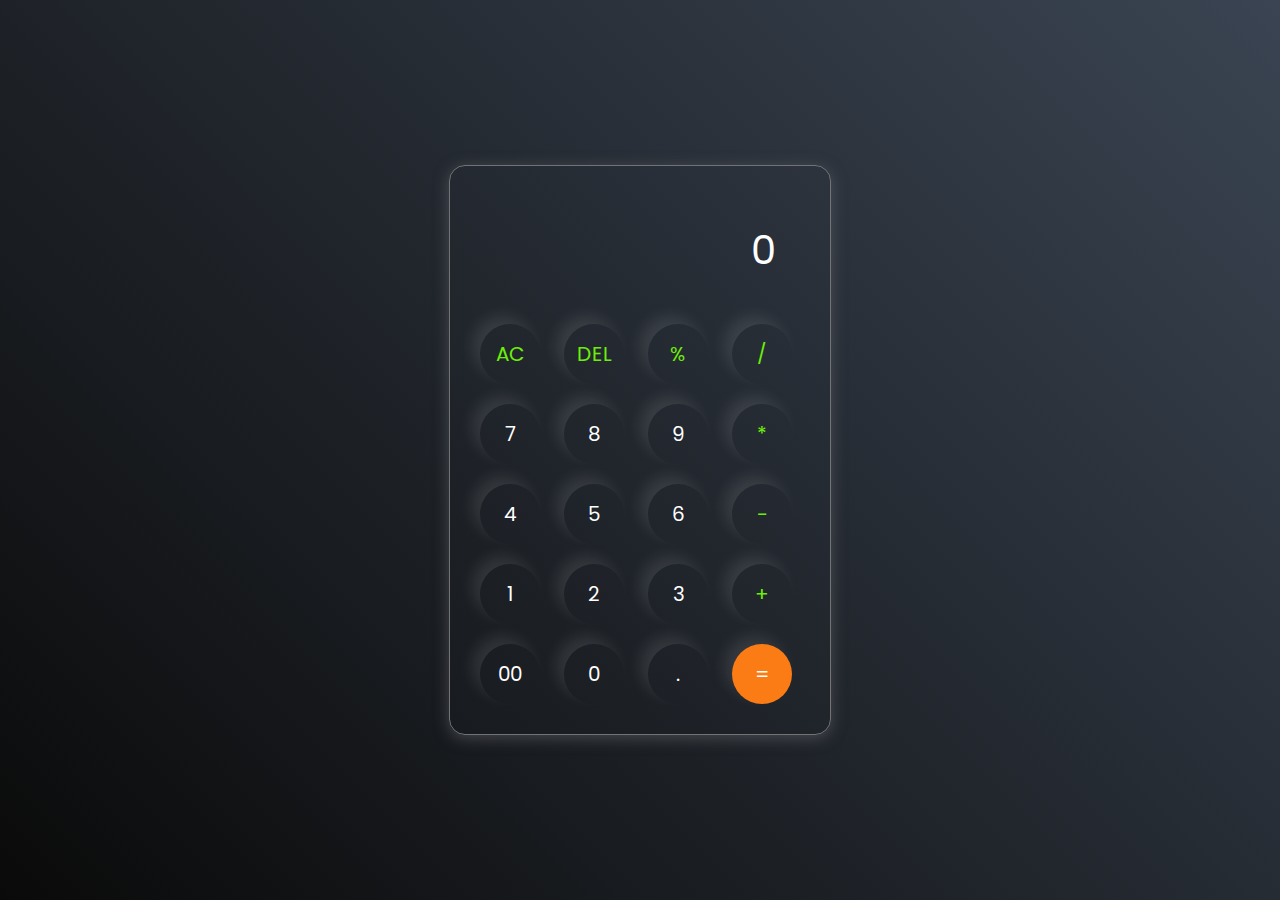
<file: Calculator/index.html>
<!DOCTYPE html>
<html lang="en">
<head>
    <meta charset="UTF-8">
    <meta name="viewport" content="width=device-width, initial-scale=1.0">
    <link rel="stylesheet" href="style.css">
    <title>calculator</title>
</head>
<body>
    <div class="calculator">
        <input type="text" placeholder = "0" id="inputBox">
        <div>
            <button class="operator">AC</button>
            <button class="operator">DEL</button>
            <button class="operator">%</button>
            <button class="operator">/</button>
        </div>
        <div>
            <button>7</button>
            <button>8</button>
            <button>9</button>
            <button class="operator">*</button>
        </div>
        <div>
            <button>4</button>
            <button>5</button>
            <button>6</button>
            <button class="operator">-</button>
        </div>
        <div>
            <button>1</button>
            <button>2</button>
            <button>3</button>
            <button class="operator">+</button>
        </div>
        <div>
            <button>00</button>
            <button>0</button>
            <button>.</button>
            <button class = "equalBtn">=</button>
        </div>
    </div>
    <script src="script.js"></script>

</body>
</html>
</file>
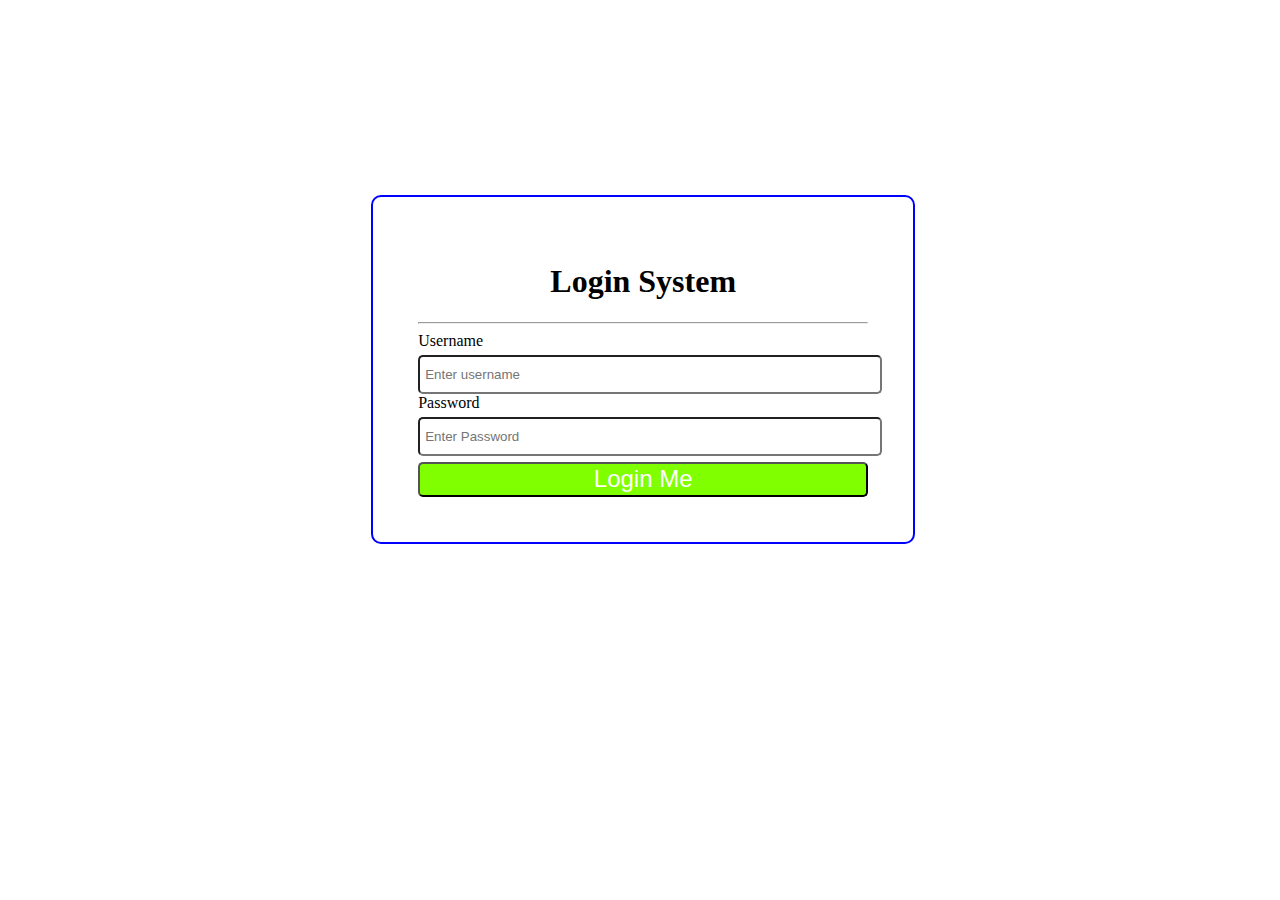
<file: Login Authentication/index.html>
<!DOCTYPE html>
<html lang="en">
<head>
    <meta charset="UTF-8">
    <meta name="viewport" content="width=device-width, initial-scale=1.0">
    <title>Login System</title>
</head>
<style>
    .card{
        margin-top: 60px;
        border: 2px solid blue;
        width: 450px;
        padding: 45px;
        position: absolute;
        top: 15%;
        left: 29%;
        border-radius: 10px;
    }

    .box{
        width: 100%;
        height: 25px;
        border-radius: 5px;
        margin-top: 5px;
        padding: 5px;
    }

    .btn{
        width: 100%;
        height: 35px;
        font-size: 24px;
        background-color: chartreuse;
        color: white;
        margin-top: 6px;
        border-radius: 5px;
    }

    h1{
        text-align: center;
    }
</style>
<body>
    <div class="card">
        <div class="text-center">
            <h1>Login System</h1>
        </div>
        <hr>
        <form>
            <label class="form-label">Username</label>
            <input placeholder="Enter username" type="username" class="box" id="username">
            <br>
            <label class="form-label">Password</label>
            <input placeholder="Enter Password" type="password" class="box" id="password">
            <br>
            <button type="button" class="btn" onClick="getInfo()">Login Me</button>
        </form>
    </div>
    <script src="script.js"></script>
</body>
</html>
</file>
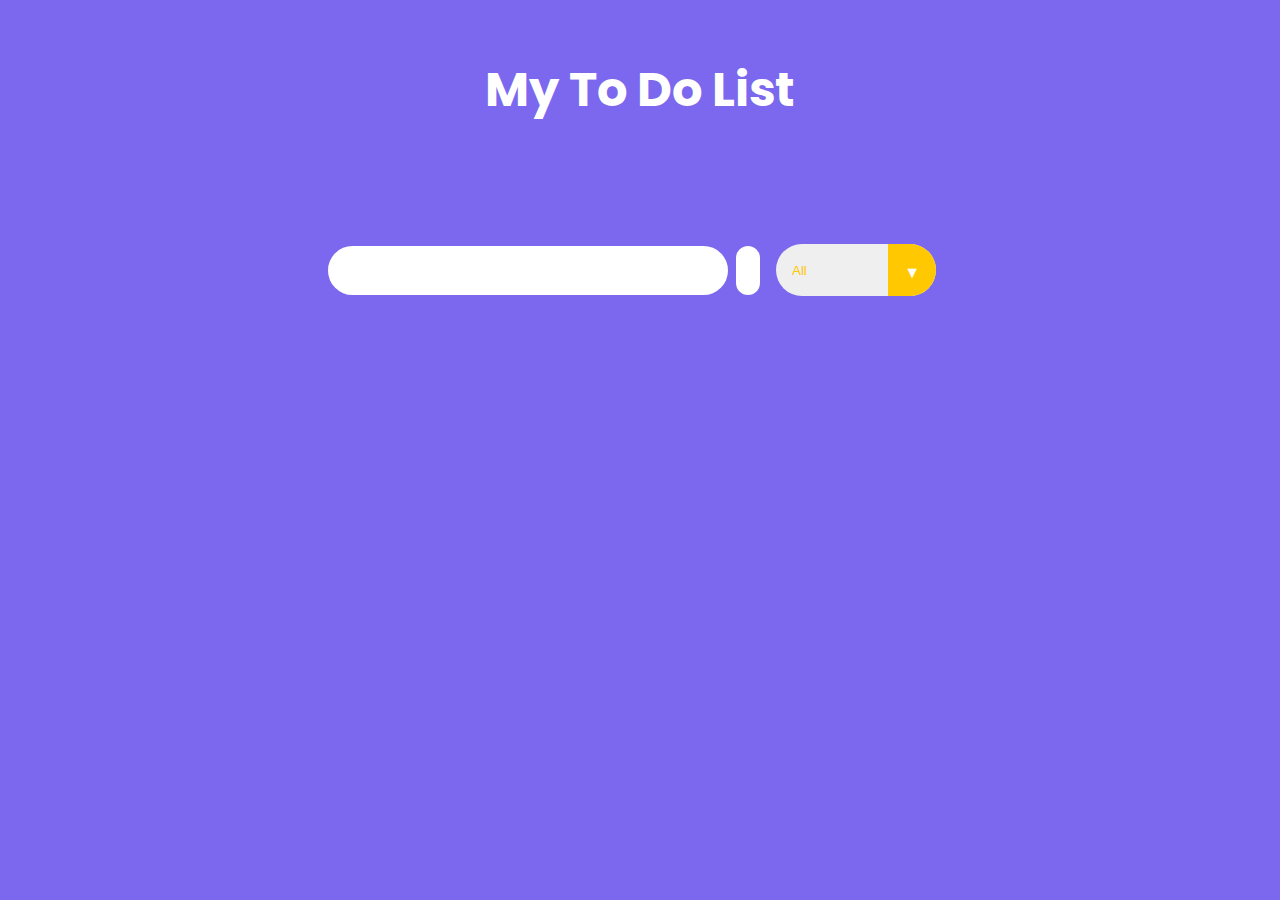
<file: To Do list/index.html>
<!DOCTYPE html>
<html lang="en">
<head>
    <meta charset="UTF-8">
    <meta http-equiv="X-UA-Compatible" content="IE=edge">
    <meta name="viewport" content="width=device-width, initial-scale=1.0">
    <!-- Google Fonts -->
    <link rel="preconnect" href="https://fonts.googleapis.com">
    <link rel="preconnect" href="https://fonts.gstatic.com" crossorigin>
    <link href="https://fonts.googleapis.com/css2?family=Poppins&display=swap" rel="stylesheet">
    <!-- Font Awesome cdn css -->
    <link rel="stylesheet" href="https://cdnjs.cloudflare.com/ajax/libs/font-awesome/5.15.3/css/all.min.css" integrity="sha512-iBBXm8fW90+nuLcSKlbmrPcLa0OT92xO1BIsZ+ywDWZCvqsWgccV3gFoRBv0z+8dLJgyAHIhR35VZc2oM/gI1w==" crossorigin="anonymous" referrerpolicy="no-referrer" />
    <link rel="stylesheet" href="./styles.css">
    <title>To Do List</title>
</head>
<body>

    <header>
        <h1>My To Do List</h1>
    </header>
    <form action="">
        <input type="text" class="todo-input">
        <button class="todo-button" type="submit">
            <i class="fas fa-plus-circle fa-lg"></i>
        </button>
        <div class="select">
            <select name="todos" class="filter-todo">
                <option value="all">All</option>
                <option value="completed">Completed</option>
                <option value="incomplete">Incomplete</option>
            </select>
        </div>
    </form>

    <div class="todo-container">
        <ul class="todo-list"></ul>
    </div>

    <script src="./script.js"></script>
    
</body>
</html>
</file>
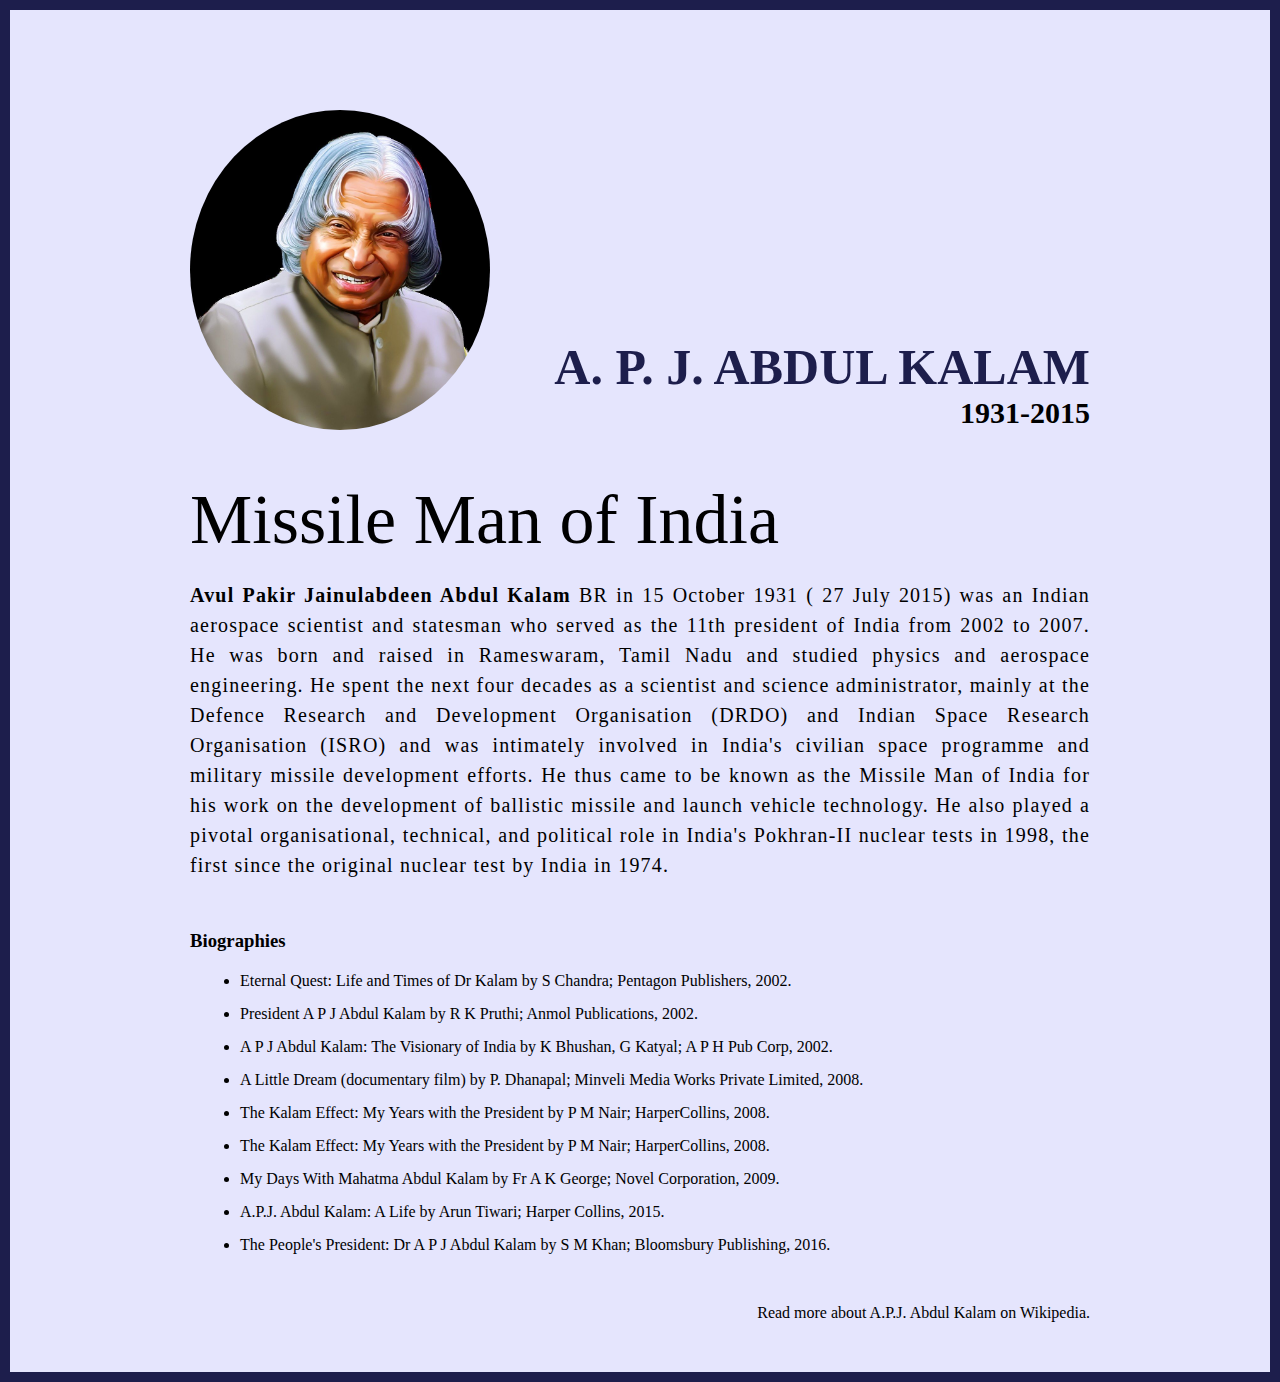
<file: Tribute page/index.html>
<!DOCTYPE html>
<html lang="en">
<head>
    <meta charset="UTF-8">
    <meta name="viewport" content="width=device-width, initial-scale=1.0">
    <title>The Tribute Website | A.P.J. Abdul Kalam</title>
    <link rel="stylesheet" href="style.css">
</head>
<body>
    <div class="container">
        <div class="content">

            <section class = 'top_section'>
                <div class="image_container">
                    <img src="./images/APJ Abdul Kalam.jpg" alt="tribute">
                </div>
                <div>
                    <h1>A. P. J. Abdul Kalam</h1>
                    <h4>1931-2015</h4>
                </div>

            </section>
            <section class = "about_section">
                <h2>Missile Man of India</h2>
                <p>
                    <b>Avul Pakir Jainulabdeen Abdul Kalam</b> BR in 15 October 1931 ( 27 July 2015) was an Indian aerospace scientist and statesman who served as the 11th president of India from 2002 to 2007. He was born and raised in Rameswaram, Tamil Nadu and studied physics and aerospace engineering. He spent the next four decades as a scientist and science administrator, mainly at the Defence Research and Development Organisation (DRDO) and Indian Space Research Organisation (ISRO) and was intimately involved in India's civilian space programme and military missile development efforts. He thus came to be known as the Missile Man of India for his work on the development of ballistic missile and launch vehicle technology. He also played a pivotal organisational, technical, and political role in India's Pokhran-II nuclear tests in 1998, the first since the original nuclear test by India in 1974.
                </p>
            </section>
            <section class="biography_section">
                <h3>Biographies</h3>
                <ul>
                    <li>Eternal Quest: Life and Times of Dr Kalam by S Chandra; Pentagon Publishers, 2002.</li>
                    <li>President A P J Abdul Kalam by R K Pruthi; Anmol Publications, 2002.</li>
                    <li>A P J Abdul Kalam: The Visionary of India by K Bhushan, G Katyal; A P H Pub Corp, 2002.</li>
                    <li>A Little Dream (documentary film) by P. Dhanapal; Minveli Media Works Private Limited, 2008.</li>
                    <li>The Kalam Effect: My Years with the President by P M Nair; HarperCollins, 2008.</li>
                    <li>The Kalam Effect: My Years with the President by P M Nair; HarperCollins, 2008.</li>
                    <li>My Days With Mahatma Abdul Kalam by Fr A K George; Novel Corporation, 2009.</li>
                    <li>A.P.J. Abdul Kalam: A Life by Arun Tiwari; Harper Collins, 2015.</li>
                    <li>The People's President: Dr A P J Abdul Kalam by S M Khan; Bloomsbury Publishing, 2016.</li>
                </ul>
            </section>
            <footer>
                <p>Read more about A.P.J. Abdul Kalam on <a href="https://en.wikipedia.org/wiki/A._P._J._Abdul_Kalam"></a>Wikipedia.</p>
            </footer>
        </div>

    </div>
</body>
</html>
</file>
<file: Calculator/style.css>
@import url('https://fonts.googleapis.com/css2?family=Poppins:wght@500&display=swap');
*{
    margin: 0;
    padding: 0;
    box-sizing: border-box;
    font-family: 'Poppins', sans-serif;
}

body{
    width: 100%;
    height: 100vh;
    display: flex;
    justify-content: center;
    align-items: center;
    background: linear-gradient(45deg, #0a0a0a,#3a4452);
}

.calculator{
    border: 1px solid #717377;
    padding: 20px;
    border-radius: 16px;
    background-color: transparent;
    box-shadow: 0px 3px 15px rgba(113, 115, 119, 0.5);


}

input{
    width: 320px;
    border: none;
    padding: 24px;
    margin: 10px;
    background: transparent;
    box-shadow: 0px 3px 15px rgbs(84,84,84,0.1);
    font-size: 40px;
    text-align: right;
    cursor: pointer;
    color: #ffffff;
}

input::placeholder{
    color: #ffffff;

}

button{
    border: none;
    width: 60px;
    height: 60px;
    margin: 10px;
    border-radius: 50%;
    background: transparent;
    color: #ffffff;
    font-size: 20px;
    box-shadow: -8px -8px 15px rgba(255, 255, 255, 0.1);
    cursor: pointer;
}

.equalBtn{
    background-color: #fb7c14;
}

.operator{
    color: #6dee0a;
}
</file>
<file: To Do list/styles.css>
* {
    margin: 0;
    padding: 0;
    box-sizing: border-box;
}

body {
    background-color: mediumslateblue;
    color: white;
    font-family: "Poppins", sans-serif;
    min-height: 100vh;
}

header {
    font-size: 1.5rem;
}

header, 
form {
    min-height: 20vh;
    display: flex;
    justify-content: center;
    align-items: center;
}

form input, 
form button {
    padding: 0.5rem;
    padding-left: 1rem;
    font-size: 1.8rem;
    border: none;
    background: white;
    border-radius: 2rem;
}

form button {
    color: rgb(255, 200, 0);
    background: white;
    cursor: pointer;
    transition: all 0.3 ease;
    margin-left: 0.5rem;
}

form button:hover {
    color: white;
    background: rgb(255, 200, 0);
}

.fa-plus-circle {
    margin-top: 0.3rem;
    margin-left: -8px;
}

.todo-container {
    display: flex;
    justify-content: center;
    align-items: center;
}

.todo-list {
    min-width: 30%;
    list-style: none;
}

.todo {
    margin: 0.5rem;
    padding-left: 0.5rem;
    background: white;
    color: black;
    font-size: 1.5rem;
    display: flex;
    justify-content: space-between;
    align-items: center;
    transition: 0.5s;
    border-radius: 2rem;
}

.todo li {
    flex: 1;
}

.trash-btn, 
.complete-btn {
    color: white;
    border: none;
    padding: 1rem;
    cursor: pointer;
    font-size: 1.5rem;
}

.complete-btn {
    background: rgb(255, 200, 0);
}

.trash-btn {
    border-top-right-radius: 1.75rem;
    border-bottom-right-radius: 1.75rem;
    background: rgb(171, 171, 171);
}

.todo-item {
    padding: 0rem 0.5rem;
}

.fa-trash, 
.fa-check-circle {
    pointer-events: none;
}

.completed {
    text-decoration: line-through;
    opacity: 0.5;
}

.slide {
    transform: translateX(10rem);
    opacity: 0;
}

select {
    -webkit-appearance: none;
    -moz-appearance: none;
    appearance: none;
    outline: none;
    border: none;
}

.select {
    margin: 1rem;
    position: relative;
    overflow: hidden;
    border-radius: 50px;
}

select {
    color:rgb(255, 200, 0);
    width: 10rem;
    height: 3.2rem;
    cursor: pointer;
    padding: 1rem;
}

.select::after {
    content: "\25BC";
    position: absolute;
    background:rgb(255, 200, 0);
    top: 0;
    right: 0;
    padding: 1rem;
    pointer-events: none;
    transition: all 0.3s ease;
}

.select::hover::after {
    background: white;
    color: rgb(255, 200, 0);
}
</file>
<file: Tribute page/style.css>
*{
    margin: 0;
    padding: 0;
    box-sizing: border-box;
}

.container{
    background-color: #e5e5fd;
    min-height: 100vh;
    border: 10px solid #1d1e4c;
}

.content{
    max-width: 900px;
    margin: 0 auto;

}

.top_section{
    margin-top: 100px;
    display: flex;
    justify-content: space-between;
    align-items: flex-end;
}



.top_section h1{
    font-size: 50px;
    font-weight: bold;
    color: #1d1e4c;
    text-transform: uppercase;
}

.top_section h4{
    font-size: 30px;
    text-align: end;   
}

.image_container{
    border-radius: 50%;
    overflow: hidden;
}

.image_container,img{
    width: 300px;
    height: 320px;

}

.about_section{
    margin-top: 50px;
}

.about_section h2{
    font-size: 70px;
    font-weight: 400;
    margin-bottom: 20px;
}

.about_section p{
    font-size: 20px;
    line-height: 30px;
    letter-spacing: 1.2px;
    text-align: justify;
}

.biography_section{
    margin: 50px 0;
}

.biography_section h3{
    margin-bottom: 20px;
}

.biography_section ul{
    margin-left: 50px;
}

.biography_section li{
    margin-bottom: 15px;
}

footer{
    margin: 50px 0;

}

footer p{
    text-align: end;
}
</file>
